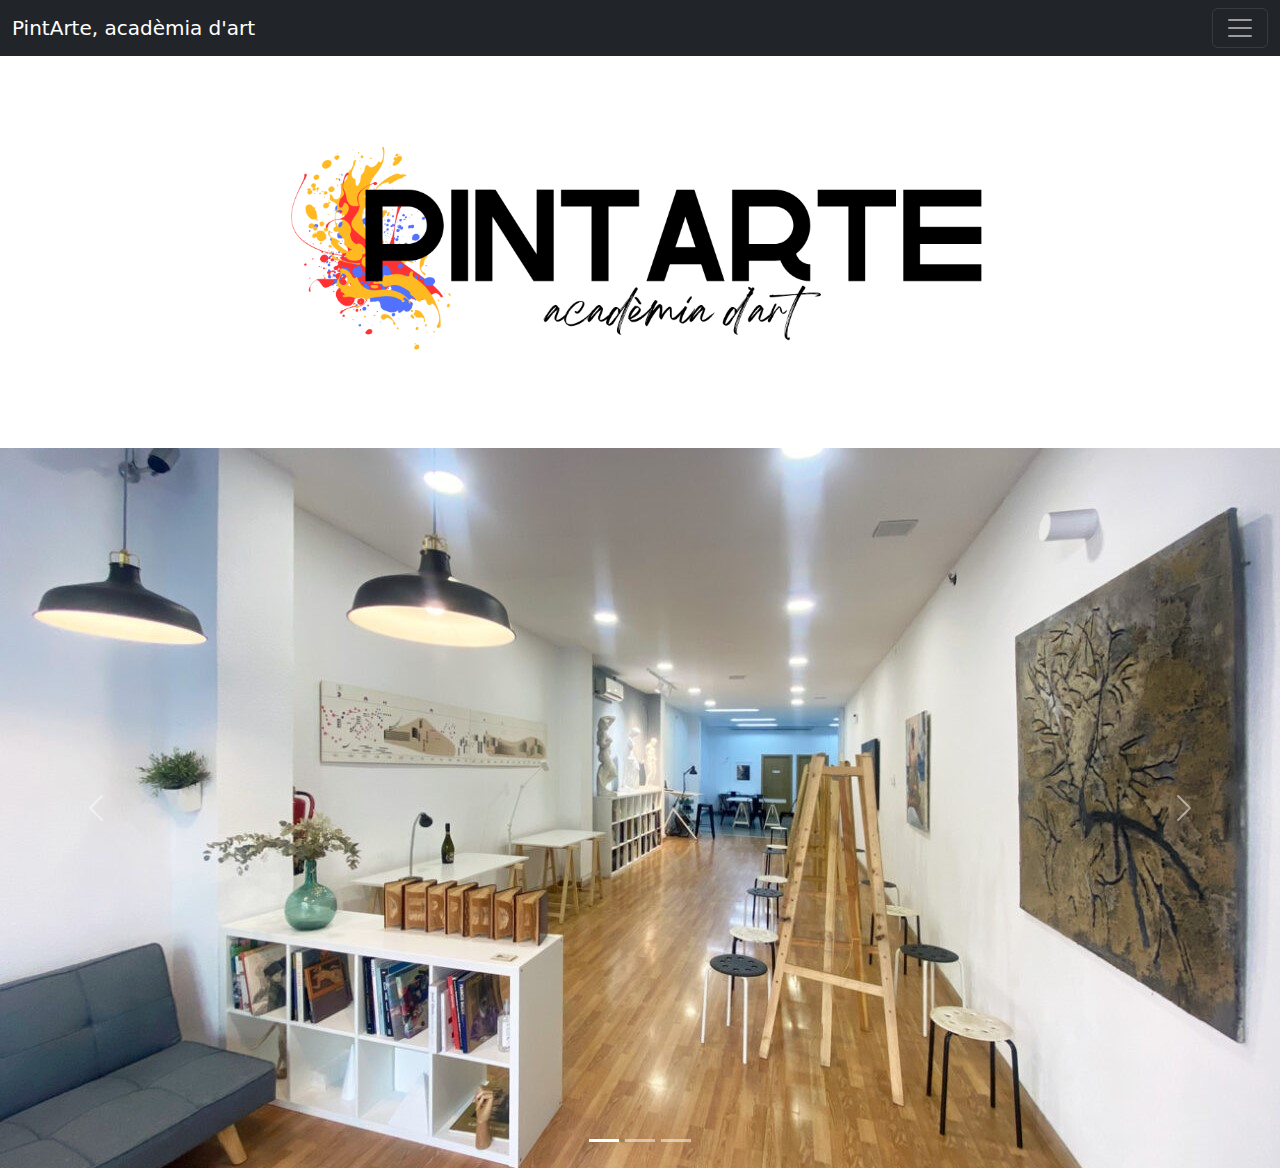
<file: index.html>
<!DOCTYPE html>
<html lang="es">

<head>
    <meta charset="UTF-8">
    <meta name="viewport" content="width=device-width, initial-scale=1.0">
    <title>PintArte</title>
    <!-- Vinculando Bootstrap CSS -->
    <link href="https://cdn.jsdelivr.net/npm/bootstrap@5.3.0-alpha1/dist/css/bootstrap.min.css" rel="stylesheet">
    <link rel="stylesheet" href="index.css">
</head>

<body>
    <!--Encabezado-->
    <nav class="navbar navbar-dark bg-dark fixed-top">
        <div class="container-fluid">
            <a class="navbar-brand" href="#">PintArte, acadèmia d'art</a>
            <button class="navbar-toggler" type="button" data-bs-toggle="offcanvas" data-bs-target="#offcanvasNavbar"
                aria-controls="offcanvasNavbar" aria-label="Toggle navigation">
                <span class="navbar-toggler-icon"></span>
            </button>
            <div class="offcanvas offcanvas-end text-bg-dark" tabindex="-1" id="offcanvasNavbar"
                aria-labelledby="offcanvasNavbarLabel">
                <div class="offcanvas-header">
                    <h5 class="offcanvas-title" id="offcanvasNavbarLabel">Menú</h5>
                    <button type="button" class="btn-close" data-bs-dismiss="offcanvas" aria-label="Close"></button>
                </div>
                <div class="offcanvas-body">
                    <ul class="navbar-nav justify-content-end flex-grow-1 pe-3">
                        <li class="nav-item">
                            <a class="nav-link active" aria-current="page" href="index.html">Inici</a>
                        </li>
                        <li class="nav-item">
                            <a class="nav-link" href="indexcursos.html">Cursos</a>
                        </li>
                        <li class="nav-item">
                            <a class="nav-link" href="indexhoraris.html">Horaris</a>
                        </li>
                        <li class="nav-item">
                            <a class="nav-link" href="indexcontacto.html">Contacta'ns </a>
                        </li>
                    </ul>
                    <form class="d-flex mt-3" role="search">
                        <input class="form-control me-2" type="search" placeholder="Buscar" aria-label="Buscar">
                        <button class="btn btn-outline-success" type="submit">Buscar</button>
                    </form>
                </div>
            </div>
        </div>
    </nav>
    <!--Titulo con CANVA + IMAGEN -->
    <div class="mt-5 text-center">
        <div class="text-center">
            <img src="assets\images\tituloproyecto.png" class="rounded"
                widht="550" height="400">
        </div>
    </div>
    <!--Carrusel de fotos-->
    <div id="carouselExampleInterval" class="carousel slide" data-bs-ride="carousel">
        <div class="carousel-indicators">
            <button type="button" data-bs-target="#carouselExampleInterval" data-bs-slide-to="0" class="active"
                aria-current="true" aria-label="Slide 1"></button>
            <button type="button" data-bs-target="#carouselExampleInterval" data-bs-slide-to="1"
                aria-label="Slide 2"></button>
            <button type="button" data-bs-target="#carouselExampleIndicators" data-bs-slide-to="2"
                aria-label="Slide 3"></button>
        </div>
        <div class="carousel-inner">
            <div class="carousel-item active" data-bs-interval="10000">
                <img src="assets\images\punt-dart-inicio-academia-01-1280x853.jpg"
                    class="d-block w-100" alt="Imagen 1">
            </div>
            <div class="carousel-item" data-bs-interval="2000">
                <img src="assets\images\Color-Wheel-Paints-57ec389e5f9b586c35c694e5.jpg"
                    class="d-block w-100" alt="Imagen 2">
            </div>
            <div class="carousel-item" data-bs-interval="2000">
                <img src="assets\images\sala-de-pintura.jpg"
                    class="d-block w-100" alt="Imagen 3">
            </div>
        </div>
        <button class="carousel-control-prev" type="button" data-bs-target="#carouselExampleInterval"
            data-bs-slide="prev">
            <span class="carousel-control-prev-icon" aria-hidden="true"></span>
            <span class="visually-hidden">Previous</span>
        </button>
        <button class="carousel-control-next" type="button" data-bs-target="#carouselExampleInterval"
            data-bs-slide="next">
            <span class="carousel-control-next-icon" aria-hidden="true"></span>
            <span class="visually-hidden">Next</span>
        </button>
    </div>
    <!-- Vinculando Bootstrap JS y Popper.js -->
    <script src="https://cdn.jsdelivr.net/npm/@popperjs/core@2.11.6/dist/umd/popper.min.js"></script>
    <script src="https://cdn.jsdelivr.net/npm/bootstrap@5.3.0-alpha1/dist/js/bootstrap.min.js"></script>
</body>

</html>
</file>
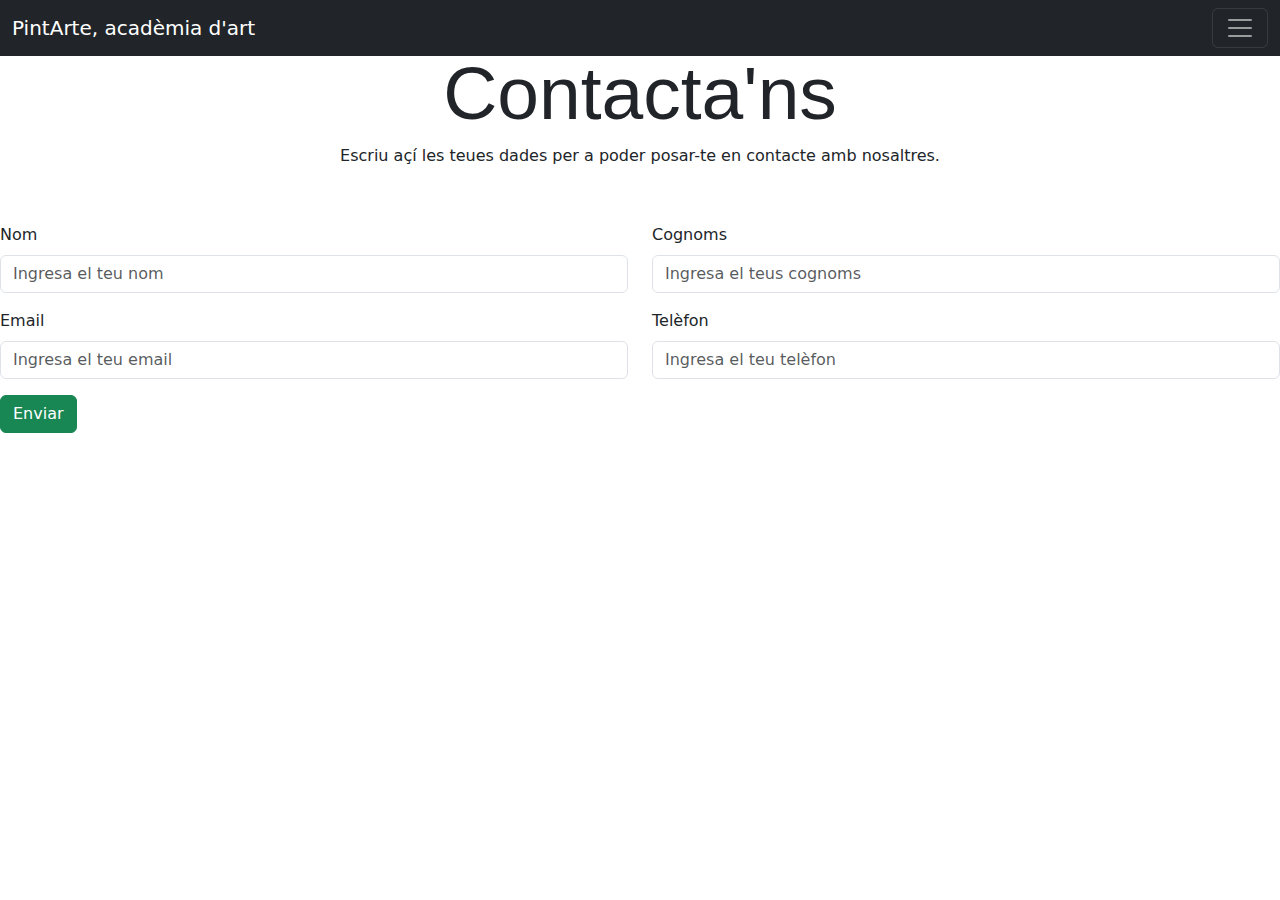
<file: indexcontacto.html>
<!DOCTYPE html>
<html lang="es">

<head>
    <meta charset="UTF-8">
    <meta name="viewport" content="width=device-width, initial-scale=1.0">
    <title>PintArte</title>
    <!-- Vinculando Bootstrap CSS -->
    <link href="https://cdn.jsdelivr.net/npm/bootstrap@5.3.0-alpha1/dist/css/bootstrap.min.css" rel="stylesheet">
    <link rel="stylesheet" href="index.css">
</head>
<!--Título página-->
<div class="mt-5 text-center">
    <h1>Contacta'ns</h1>
</div>

<body>
    <!--Encabezado-->
    <nav class="navbar navbar-dark bg-dark fixed-top">
        <div class="container-fluid">
            <a class="navbar-brand" href="#">PintArte, acadèmia d'art</a>
            <button class="navbar-toggler" type="button" data-bs-toggle="offcanvas" data-bs-target="#offcanvasNavbar"
                aria-controls="offcanvasNavbar" aria-label="Toggle navigation">
                <span class="navbar-toggler-icon"></span>
            </button>
            <div class="offcanvas offcanvas-end text-bg-dark" tabindex="-1" id="offcanvasNavbar"
                aria-labelledby="offcanvasNavbarLabel">
                <div class="offcanvas-header">
                    <h5 class="offcanvas-title" id="offcanvasNavbarLabel">Menú</h5>
                    <button type="button" class="btn-close" data-bs-dismiss="offcanvas" aria-label="Close"></button>
                </div>
                <div class="offcanvas-body">
                    <ul class="navbar-nav justify-content-end flex-grow-1 pe-3">
                        <li class="nav-item">
                            <a class="nav-link active" aria-current="page" href="index.html">Inici</a>
                        </li>
                        <li class="nav-item">
                            <a class="nav-link" href="indexcursos.html">Cursos</a>
                        </li>
                        <li class="nav-item">
                            <a class="nav-link" href="indexhoraris.html">Horaris</a>
                        </li>
                        <li class="nav-item">
                            <a class="nav-link" href="indexcontacto.html">Contacta'ns </a>
                        </li>
                    </ul>
                    <form class="d-flex mt-3" role="search">
                        <input class="form-control me-2" type="search" placeholder="Buscar" aria-label="Buscar">
                        <button class="btn btn-outline-success" type="submit">Buscar</button>
                    </form>
                </div>
            </div>
        </div>
    </nav>
    <!--Formulario contacto-->
    <h6>Escriu açí les teues dades per a poder posar-te en contacte amb nosaltres.</h6>
    <!--Separador de casillas-->
    <div class="text-center">
        <img src="assets\images\header.png" class="rounded" widht="30" height="50">
    </div>
    <form>
        <div class="row mb-3">
            <div class="col-md-6">
                <label for="nombre" class="form-label">Nom</label>
                <input type="text" class="form-control" id="nombre" placeholder="Ingresa el teu nom">
            </div>
            <div class="col-md-6">
                <label for="apellido" class="form-label">Cognoms</label>
                <input type="text" class="form-control" id="apellido" placeholder="Ingresa el teus cognoms">
            </div>
        </div>
        <div class="row mb-3">
            <div class="col-md-6">
                <label for="email" class="form-label">Email</label>
                <input type="text" class="form-control" id="email" placeholder="Ingresa el teu email">
            </div>
            <div class="col-md-6">
                <label for="telefono" class="form-label">Telèfon</label>
                <input type="text" class="form-control" id="telefono" placeholder="Ingresa el teu telèfon">
            </div>
        </div>
        <button type="submit" class="btn btn-success">Enviar</button>
    </form>
    </div>
    <!-- Vinculando Bootstrap JS y Popper.js -->
    <script src="https://cdn.jsdelivr.net/npm/@popperjs/core@2.11.6/dist/umd/popper.min.js"></script>
    <script src="https://cdn.jsdelivr.net/npm/bootstrap@5.3.0-alpha1/dist/js/bootstrap.min.js"></script>
</body>

</html>
</file>
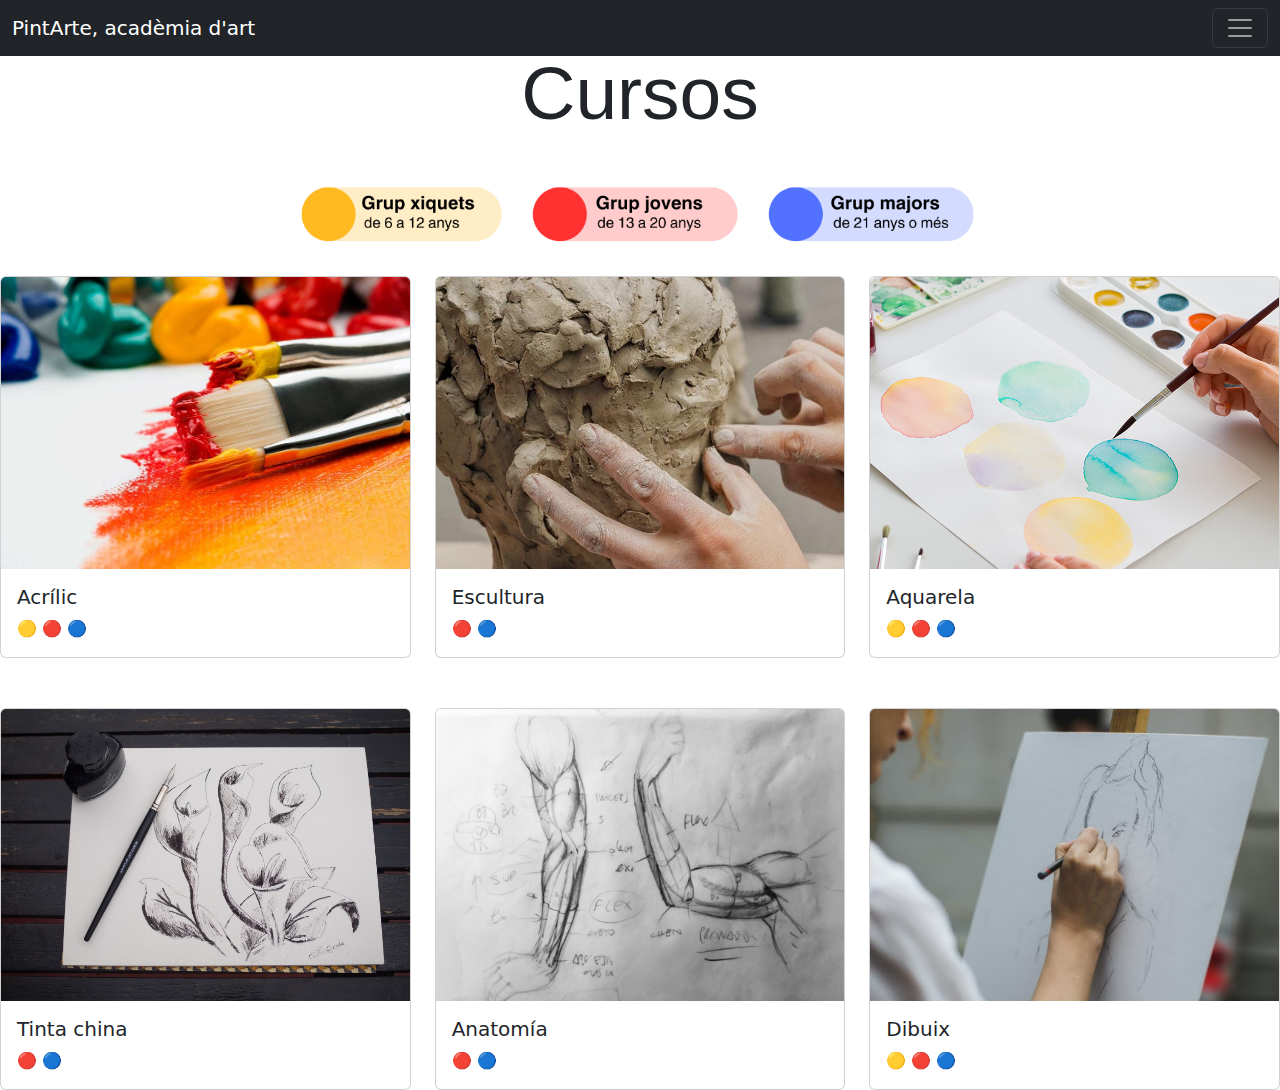
<file: indexcursos.html>
<!DOCTYPE html>
<html lang="es">

<head>
  <meta charset="UTF-8">
  <meta name="viewport" content="width=device-width, initial-scale=1.0">
  <title>PintArte</title>
  <!-- Vinculando Bootstrap CSS -->
  <link href="https://cdn.jsdelivr.net/npm/bootstrap@5.3.0-alpha1/dist/css/bootstrap.min.css" rel="stylesheet">
  <link rel="stylesheet" href="index.css">
</head>

<body>
  <!--Título página-->
  <div class="mt-5 text-center">
    <h1>Cursos</h1>
  </div>
  <!--Imagen cursos-->
  <div class="text-center">
    <img src="assets\images\cursosproyecto.png" class="rounded"
      widht="150" height="130">
  </div>
  <!--Tipos de arte-->
  <div class="row row-cols-1 row-cols-md-3 g-4">
    <div class="col">
      <div class="card h-100">
        <img
          src="assets\images\Que-es-la-pintura-acrilica-Mejores-tecnicas-para-emplearla.jpg"
          class="card-img-top" alt="">
        <div class="card-body">
          <h5 class="card-title">Acrílic</h5>
          <p class="card-text">🟡 🔴 🔵</p>
        </div>
      </div>
    </div>
    <div class="col">
      <div class="card h-100">
        <img src="assets\images\figura1.jpg" class="card-img-top" alt="">
        <div class="card-body">
          <h5 class="card-title">Escultura</h5>
          <p class="card-text">🔴 🔵</p>
        </div>
      </div>
    </div>
    <div class="col">
      <div class="card h-100">
        <img
          src="assets\images\Curso-de-pintura-em-Brusque-como-iniciar-na-aquarelas-1.png"
          class="card-img-top" alt="...">
        <div class="card-body">
          <h5 class="card-title">Aquarela</h5>
          <p class="card-text">🟡 🔴 🔵</p>
        </div>
      </div>
    </div>
  </div>
  <!--Separador de casillas-->
  <div class="text-center">
    <img src="assets\images\header.png" class="rounded" widht="30" height="50">
  </div>
  <!--Demás casillas-->
  <div class="row row-cols-1 row-cols-md-3 g-4">
    <div class="col">
      <div class="card h-100">
        <img src="assets\images\P8270130-1.JPG" class="card-img-top"
          alt="">
        <div class="card-body">
          <h5 class="card-title">Tinta china</h5>
          <p class="card-text">🔴 🔵</p>
        </div>
      </div>
    </div>
    <div class="col">
      <div class="card h-100">
        <img src="assets\images\anatomia-musculos-brazo-diego-catalan.jpg"
          class="card-img-top" alt="">
        <div class="card-body">
          <h5 class="card-title">Anatomía</h5>
          <p class="card-text">🔴 🔵</p>
        </div>
      </div>
    </div>
    <div class="col">
      <div class="card h-100">
        <img src="assets\images\drawcaballete.jpg" class="card-img-top"
          alt="...">
        <div class="card-body">
          <h5 class="card-title">Dibuix</h5>
          <p class="card-text">🟡 🔴 🔵</p>
        </div>
      </div>
    </div>
  </div>
  <!--Encabezado-->
  <nav class="navbar navbar-dark bg-dark fixed-top">
    <div class="container-fluid">
      <a class="navbar-brand" href="#">PintArte, acadèmia d'art</a>
      <button class="navbar-toggler" type="button" data-bs-toggle="offcanvas" data-bs-target="#offcanvasNavbar"
        aria-controls="offcanvasNavbar" aria-label="Toggle navigation">
        <span class="navbar-toggler-icon"></span>
      </button>
      <div class="offcanvas offcanvas-end text-bg-dark" tabindex="-1" id="offcanvasNavbar"
        aria-labelledby="offcanvasNavbarLabel">
        <div class="offcanvas-header">
          <h5 class="offcanvas-title" id="offcanvasNavbarLabel">Menú</h5>
          <button type="button" class="btn-close" data-bs-dismiss="offcanvas" aria-label="Close"></button>
        </div>
        <div class="offcanvas-body">
          <ul class="navbar-nav justify-content-end flex-grow-1 pe-3">
            <li class="nav-item">
              <a class="nav-link active" aria-current="page" href="index.html">Inici</a>
            </li>
            <li class="nav-item">
              <a class="nav-link" href="indexcursos.html">Cursos</a>
            </li>
            <li class="nav-item">
              <a class="nav-link" href="indexhoraris.html">Horaris</a>
            </li>
            <li class="nav-item">
              <a class="nav-link" href="indexcontacto.html">Contacta'ns </a>
            </li>
          </ul>
          <form class="d-flex mt-3" role="search">
            <input class="form-control me-2" type="search" placeholder="Buscar" aria-label="Buscar">
            <button class="btn btn-outline-success" type="submit">Buscar</button>
          </form>
        </div>
      </div>
    </div>
  </nav>
  <!-- Vinculando Bootstrap JS y Popper.js -->
  <script src="https://cdn.jsdelivr.net/npm/@popperjs/core@2.11.6/dist/umd/popper.min.js"></script>
  <script src="https://cdn.jsdelivr.net/npm/bootstrap@5.3.0-alpha1/dist/js/bootstrap.min.js"></script>
</body>

</html>
</file>
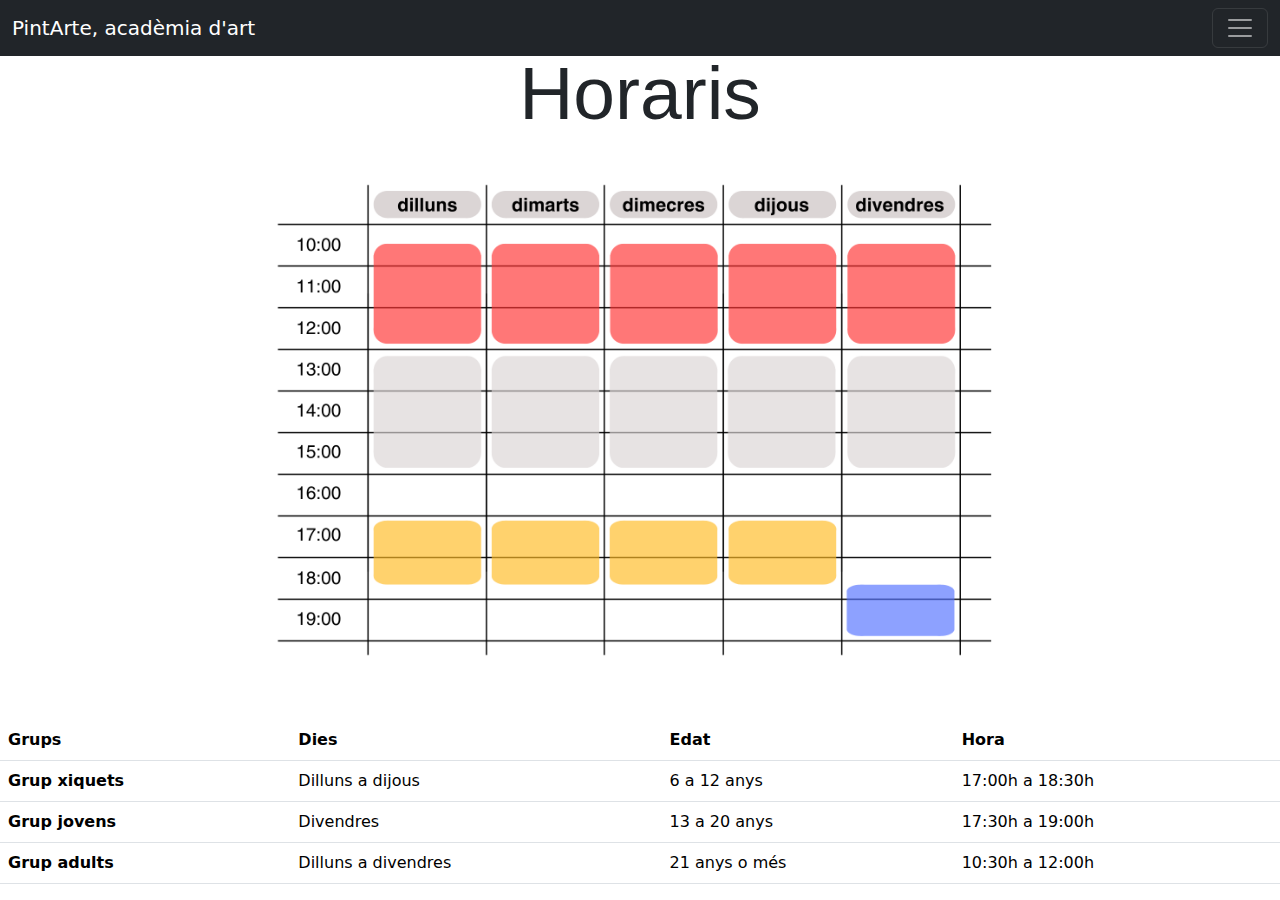
<file: indexhoraris.html>
<!DOCTYPE html>
<html lang="es">

<head>
    <meta charset="UTF-8">
    <meta name="viewport" content="width=device-width, initial-scale=1.0">
    <title>PintArte</title>
    <!-- Vinculando Bootstrap CSS -->
    <link href="https://cdn.jsdelivr.net/npm/bootstrap@5.3.0-alpha1/dist/css/bootstrap.min.css" rel="stylesheet">
    <link rel="stylesheet" href="index.css">
</head>

<body>
    <!--Título página-->
    <div class="mt-5 text-center">
        <h1>Horaris</h1>
    </div>
    <!--Separador de casillas-->
    <div class="text-center">
        <img src="assets\images\header.png" class="rounded" widht="10" height="20">
    </div>
    <!--Horario-->
    <div class="text-center">
        <img src="assets\images\horarioproyecto.png" class="rounded"
            widht="650" height="500">
    </div>
    <!--Separador de casillas-->
    <div class="text-center">
        <img src="assets\images\header.png" class="rounded" widht="30" height="50">
    </div>
    <!--Tabla horarios-->
    <table class="table table-hover">
        <thead>
            <tr>
                <th scope="col">Grups</th>
                <th scope="col">Dies</th>
                <th scope="col">Edat</th>
                <th scope="col">Hora</th>
            </tr>
        </thead>
        <tbody>
            <tr>
                <th scope="row">Grup xiquets</th>
                <td>Dilluns a dijous</td>
                <td>6 a 12 anys</td>
                <td>17:00h a 18:30h</td>
            </tr>
            <tr>
                <th scope="row">Grup jovens</th>
                <td>Divendres</td>
                <td>13 a 20 anys</td>
                <td>17:30h a 19:00h</td>
            </tr>
            <tr>
                <th scope="row">Grup adults</th>
                <td>Dilluns a divendres</td>
                <td>21 anys o més</td>
                <td>10:30h a 12:00h</td>
            </tr>
        </tbody>
    </table>
    <!--Encabezado-->
    <nav class="navbar navbar-dark bg-dark fixed-top">
        <div class="container-fluid">
            <a class="navbar-brand" href="#">PintArte, acadèmia d'art</a>
            <button class="navbar-toggler" type="button" data-bs-toggle="offcanvas" data-bs-target="#offcanvasNavbar"
                aria-controls="offcanvasNavbar" aria-label="Toggle navigation">
                <span class="navbar-toggler-icon"></span>
            </button>
            <div class="offcanvas offcanvas-end text-bg-dark" tabindex="-1" id="offcanvasNavbar"
                aria-labelledby="offcanvasNavbarLabel">
                <div class="offcanvas-header">
                    <h5 class="offcanvas-title" id="offcanvasNavbarLabel">Menú</h5>
                    <button type="button" class="btn-close" data-bs-dismiss="offcanvas" aria-label="Close"></button>
                </div>
                <div class="offcanvas-body">
                    <ul class="navbar-nav justify-content-end flex-grow-1 pe-3">
                        <li class="nav-item">
                            <a class="nav-link active" aria-current="page" href="index.html">Inici</a>
                        </li>
                        <li class="nav-item">
                            <a class="nav-link" href="indexcursos.html">Cursos</a>
                        </li>
                        <li class="nav-item">
                            <a class="nav-link" href="indexhoraris.html">Horaris</a>
                        </li>
                        <li class="nav-item">
                            <a class="nav-link" href="indexcontacto.html">Contacta'ns </a>
                        </li>
                    </ul>
                    <form class="d-flex mt-3" role="search">
                        <input class="form-control me-2" type="search" placeholder="Buscar" aria-label="Buscar">
                        <button class="btn btn-outline-success" type="submit">Buscar</button>
                    </form>
                </div>
            </div>
        </div>
    </nav>
    <!-- Vinculando Bootstrap JS y Popper.js -->
    <script src="https://cdn.jsdelivr.net/npm/@popperjs/core@2.11.6/dist/umd/popper.min.js"></script>
    <script src="https://cdn.jsdelivr.net/npm/bootstrap@5.3.0-alpha1/dist/js/bootstrap.min.js"></script>
</body>

</html>
</file>
<file: index.css>
h1 {
    font-family:'Gill Sans', 'Gill Sans MT', Calibri, 'Trebuchet MS', sans-serif;
    text-align: center;
    font-size: 75px;
}
h2 {
    text-align: center;
    font-size: 25px;
}
h6 {
    text-align: center;
}
</file>
